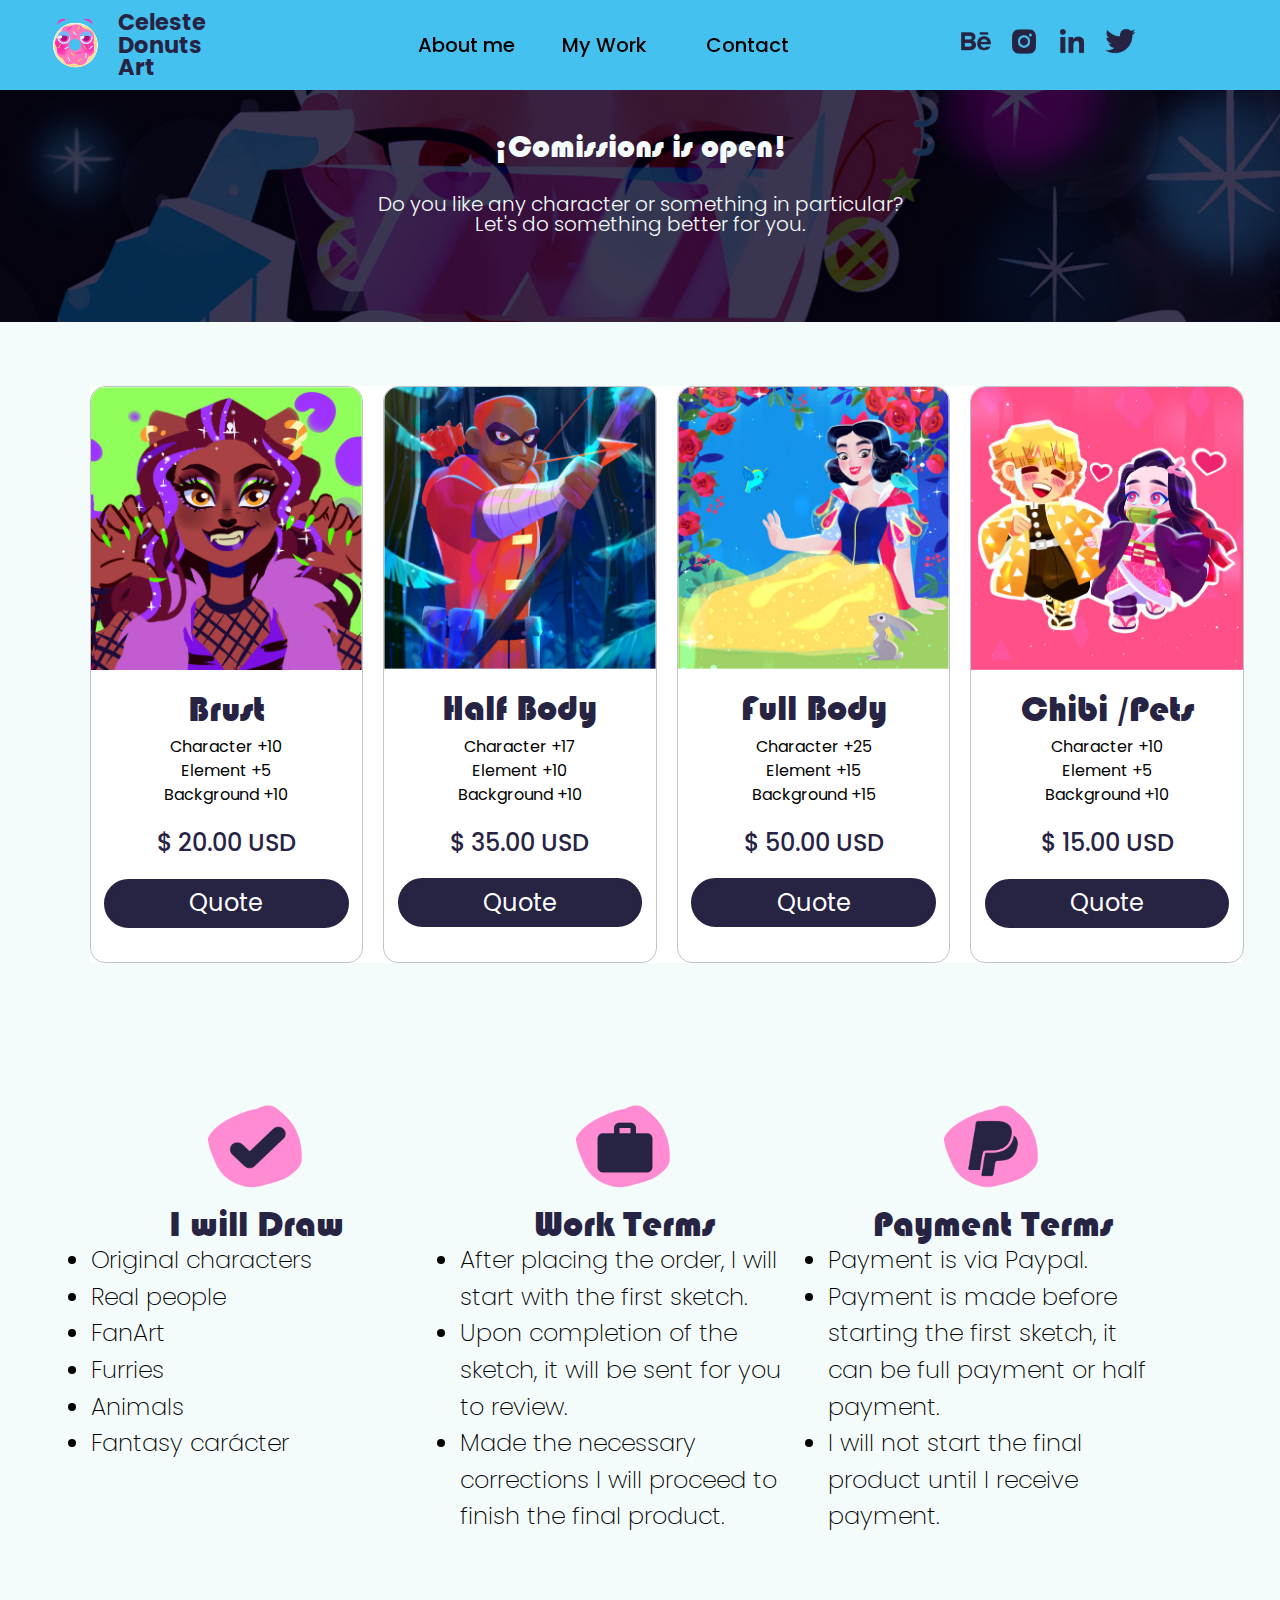
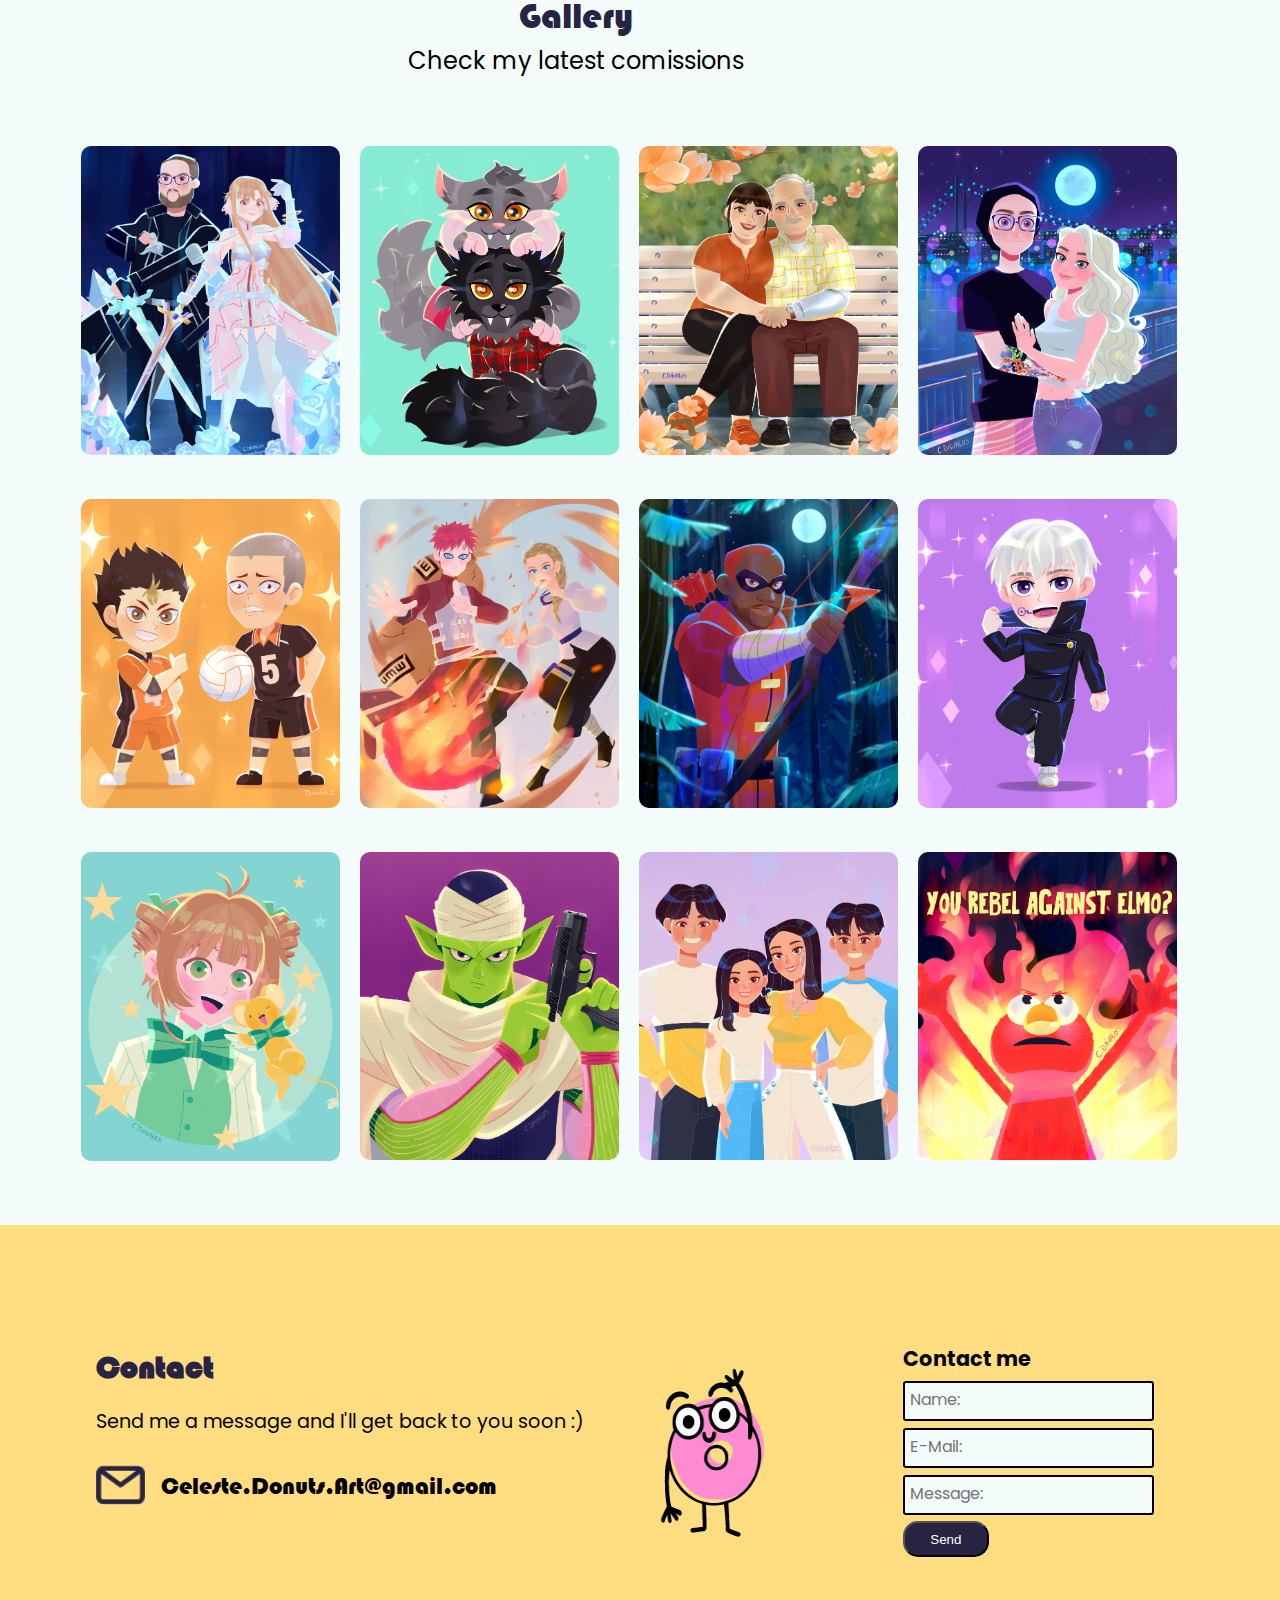
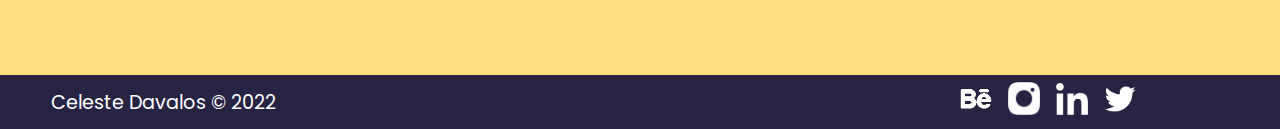
<file: comissions.html>
<!DOCTYPE html>
<html lang="en">
  <head>
    <meta charset="UTF-8" />
    <meta http-equiv="X-UA-Compatible" content="IE=edge" />
    <meta name="viewport" content="width=device-width, initial-scale=1.0" />
    <link rel="shortcut icon" href="./img/Icono.ico" type="image/x-icon" />
    <title>Donuts Art</title>
    <link rel="stylesheet" href="comissions.css" />
    <link rel="stylesheet" href="style2.css" />
    <link rel="preconnect" href="https://fonts.googleapis.com" />
    <link rel="preconnect" href="https://fonts.gstatic.com" crossorigin />
    <link
      href="https://fonts.googleapis.com/css2?family=Poppins:ital,wght@0,200;0,300;0,400;0,500;1,100&display=swap"
      rel="stylesheet"
    />
    <style type="text/css" media="screen, print">
      @font-face {
        font-family: "Bauhaus 93";
        src: url("font/BAUHS93.ttf");
      }
    </style>
  </head>
  <body>
    <header id="header" class="nav">
      <a href="./index.html">
        <div class="header__logo">
            <div class="header__logo__container">
                <img  class="header__logo--img iconDonut" src="./img/Icono.png" id="logo">
                <img  class="header__logo--imgGIF iconDonutGif" src="./img/icon-home-gif.gif" id="logoGif">
            </div>
            <h1 class="header__logo--text">Celeste <br>Donuts Art</h1>
    
    </div>
      </a>
      <nav>
        <a href="./index.html#about" class="link__color">About me</a>
        <a href="./index.html#work" class="link__color">My Work</a>
        <a href="./index.html#contact" class="link__color">Contact</a>
      </nav>
      <div class="social">
        <a href="">
          <img src="img/Img-Behance.png" />
        </a>
        <a href="">
          <img src="img/Img-Instagram.png" />
        </a>
        <a href="">
          <img src="img/Img-LinkedIn.png" />
        </a>
        <a href="">
          <img src="img/Img-Twitter.png" />
        </a>
      </div>
    </header>
    <section>
      <div class="comissionCover">
        <p class="headTxt1">¡Comissions is open!</p>
        <p class="headTxt2">
          Do you like any character or something in particular? Let's do
          something better for you.
        </p>
      </div>
    </section>
    <section>
      <div class="containerGrilla">
        <div class="card">
          <img class="cardImg" src="./img/Bust.jpg" alt="" />
          <div class="cardTxt">
            <p class="comissTittle">Brust</p>
            <ul class="comissContent">
              <li>Character +10</li>
              <li>Element +5</li>
              <li>Background +10</li>
            </ul>
            <p class="comissPrice">$ 20.00 USD</p>
            <button class="btnQuote btnQuoteTxt">Quote</button>
          </div>
        </div>
        <div class="card">
          <img class="cardImg" src="./img/Half body.jpg" alt="" />
          <div class="cardTxt">
            <p class="comissTittle">Half Body</p>
            <ul class="comissContent">
              <li>Character +17</li>
              <li>Element +10</li>
              <li>Background +10</li>
            </ul>
            <p class="comissPrice">$ 35.00 USD</p>
            <button class="btnQuote btnQuoteTxt">Quote</button>
          </div>
        </div>
        <div class="card">
          <img class="cardImg" src="./img/Full body.jpg" alt="" />
          <div class="cardTxt">
            <p class="comissTittle">Full Body</p>
            <ul class="comissContent">
              <li>Character +25</li>
              <li>Element +15</li>
              <li>Background +15</li>
            </ul>
            <p class="comissPrice">$ 50.00 USD</p>
            <button class="btnQuote btnQuoteTxt">Quote</button>
          </div>
        </div>
        <div class="card">
          <img class="cardImg" src="./img/Chibi.jpg" alt="" />
          <div class="cardTxt">
            <p class="comissTittle">Chibi /Pets</p>
            <ul class="comissContent">
              <li>Character +10</li>
              <li>Element +5</li>
              <li>Background +10</li>
            </ul>
            <p class="comissPrice">$ 15.00 USD</p>
            <button class="btnQuote btnQuoteTxt">Quote</button>
          </div>
        </div>
      </div>
    </section>
    <section>
      <div class="noteComission">
        <div>
          <img src="./img/check.png" alt="" class="vector" />
          <p class="comissTittle">I will Draw</p>
          <ul class="comissContenText">
            <li>Original characters</li>
            <li>Real people</li>
            <li>FanArt</li>
            <li>Furries</li>
            <li>Animals</li>
            <li>Fantasy carácter</li>
          </ul>
        </div>
        <div>
          <img src="./img/maleta.png" alt="" class="vector" />
          <p class="comissTittle">Work Terms</p>
          <ul class="comissContenText">
            <li>
              After placing the order, I will start with the first sketch.
            </li>
            <li>
              Upon completion of the sketch, it will be sent for you to review.
            </li>
            <li>
              Made the necessary corrections I will proceed to finish the final
              product.
            </li>
          </ul>
        </div>
        <div>
          <img src="./img/paypal.png" alt="" class="vector" />
          <p class="comissTittle">Payment Terms</p>
          <ul class="comissContenText">
            <li>Payment is via Paypal.</li>
            <li>
              Payment is made before starting the first sketch, it can be full
              payment or half payment.
            </li>
            <li>I will not start the final product until I receive payment.</li>
          </ul>
        </div>
      </div>
    </section>
    <section>
      <div class="comissGallery">
        <div class="comissGalleryCont">
          <p class="comissTittle">Gallery</p>
          <p class="comissContentTextGallery">Check my latest comissions</p>
        </div>
        <div class="comissGalleryGrilla">
          <div class="cardComission">
            <a href="" class="openModalComission">
              <img
                class="cardComissionImg"
                src="./img/galeryComissions/1.jpg"
                alt=""
                srcset=""
              />
            </a>
          </div>
          <div class="cardComission">
            <a href="" class="openModalComission">
              <img
                class="cardComissionImg"
                src="./img/galeryComissions/2.jpg"
                alt=""
                srcset=""
              />
            </a>
          </div>
          <div class="cardComission">
            <a href="" class="openModalComission">
              <img
                class="cardComissionImg"
                src="./img/galeryComissions/3.jpg"
                alt=""
                srcset=""
              />
            </a>
          </div>
          <div class="cardComission">
            <a href="" class="openModalComission">
              <img
                class="cardComissionImg"
                src="./img/galeryComissions/4.jpg"
                alt=""
                srcset=""
              />
            </a>
          </div>
          <div class="cardComission">
            <a href="" class="openModalComission">
              <img
                class="cardComissionImg"
                src="./img/galeryComissions/5.jpg"
                alt=""
                srcset=""
              />
            </a>
          </div>
          <div class="cardComission">
            <a href="" class="openModalComission">
              <img
                class="cardComissionImg"
                src="./img/galeryComissions/6.jpg"
                alt=""
                srcset=""
              />
            </a>
          </div>
          <div class="cardComission">
            <a href="" class="openModalComission">
              <img
                class="cardComissionImg"
                src="./img/galeryComissions/7.jpg"
                alt=""
                srcset=""
              />
            </a>
          </div>
          <div class="cardComission">
            <a href="" class="openModalComission">
              <img
                class="cardComissionImg"
                src="./img/galeryComissions/8.jpg"
                alt=""
                srcset=""
              />
            </a>
          </div>
          <div class="cardComission">
            <a href="" class="openModalComission">
              <img
                class="cardComissionImg"
                src="./img/galeryComissions/9.jpg"
                alt=""
                srcset=""
              />
            </a>
          </div>
          <div class="cardComission">
            <a href="" class="openModalComission">
              <img
                class="cardComissionImg"
                src="./img/galeryComissions/10.jpg"
                alt=""
                srcset=""
              />
            </a>
          </div>
          <div class="cardComission">
            <a href="" class="openModalComission">
              <img
                class="cardComissionImg"
                src="./img/galeryComissions/11.jpg"
                alt=""
                srcset=""
              />
            </a>
          </div>
          <div class="cardComission">
            <a href="" class="openModalComission">
              <img
                class="cardComissionImg"
                src="./img/galeryComissions/12.jpg"
                alt=""
                srcset=""
              />
            </a>
          </div>
        </div>
      </div>
    </section>
    <section class="footerComissions">
        <div class="com__form">
            <div class="com__form--contact">
                <h2>Contact</h2>
                <p>Send me a message and I'll get back to you soon :) </p>
                <div class="com__form--contact--mail">
                    <img  src="img/mail.png">
                    <h3>Celeste.Donuts.Art@gmail.com</h3>
                </div>             
            </div>
           
                <img class="img__footer" src="img/footer-animate.gif">
     
            <div>   
                <form action="mailto:Celeste.Donuts.Art@gmail.com">          
                    <div class="form__items">
                            <h3>Contact me</h3>
                            <INPUT class ="form--border "type="text" id="nombre" placeholder="Name:"><BR>                 
                            <INPUT  class ="form--border " type="text" id="email" placeholder="E-Mail:"><BR>               
                            <INPUT  class ="form--border " type="text" id="message" placeholder="Message:" class="input--mes"><BR>
                    <INPUT type="submit" value="Send" class="form--send"> 
                    </div>
                </form>
            </div>
        </div>
    </section>
<footer>
    <h3>Celeste Davalos © 2022 </h3>
    <div class="social__footer">
        <a href="https://www.behance.net/rociocelestedavalos" target="_blank">
            <img  src="img/Img-Behance-white.png">
        </a> 
        <a href="https://www.instagram.com/celeste_donuts_art/" target="_blank">
            <img  src="img/Img-Instagram-white.png">
        </a> 
        <a href="">
            <img  src="img/Img-LinkedIn-white.png" target="_blank">
        </a> 
        <a href="https://twitter.com/CelesteDonutArt" target="_blank">
            <img src="img/Img-Twitter-white.png">
        </a> 
    </div>
</footer>
<section class="modalComission">
    <!-- <div class="modal__container">
      
        <img src="./img/galeryComissions/1.jpg" class="modal__Image" alt="" srcset="" />
      
      <a href="" class="modal__close">X</a>
    </div> -->
</section>

    <script src="./comission.js"></script>
    <script src="./main.js"></script>
  </body>
</html>
</file>
<file: comissions.css>
* {
  margin: 0;
  padding: 0;
}


  body {
    display: flex;
    flex-direction: column;
    background-color: #f3fbfb;
    width: 100%;
  }

  .iconDonut{
    display: none;
  }

  .iconDonutGif{
    display: flex !important;
  }

  nav {
    position: sticky;
    top: 0;
    z-index: 1;
  }

  .navBarWhite {
    background-color: #ffffff !important;
    box-shadow: 0px 5px #00000017;
  }

  .comissionCover {
    display: flex;
    flex-direction: column;
    justify-content: center;
    align-items: center;
    padding: 0px;

    width: 100%;
    height: 232px;

    background: 50% 35% repeat url("img/Banner\ comisiones.jpg");
  }

  .headTxt1 {
    display: flex;
    justify-content: center;
    width: 51.875rem;
    height: 4rem;

    font-family: "Bauhaus 93";
    font-style: normal;
    font-weight: 400;
    font-size: 2em;
    line-height: 1em;
    text-align: center;

    color: #F3FBFB;
  }

  .headTxt2 {
    display: flex;
    justify-content: center;
    width: 32.875rem;
    height: 5.5625rem;

    font-family: "Poppins";
    font-style: normal;
    font-weight: 300;
    font-size: 1.25em;
    line-height: 1em;
    text-align: center;

    color: #F3FBFB;
  }

  .containerGrilla {
    display: grid;
    grid-template-columns: repeat(4, 23.75%);
    grid-template-rows: auto;
    column-gap: 1.25rem;
    width: 90%;
    height: auto;
    margin: 5% 7%;
    background: #ffffff;
  }

  .card {
    box-sizing: border-box;
    display: flex;
    flex-direction: column;
    padding: 0px 0px 25px;
    gap: 12px;
    width: 100%;
    height: auto;
    background: #ffffff;
    border: 1px solid #c0c3c5;
    border-radius: 15px;
  }

  .cardImg {
    width: 100%;
    height: auto;
    object-fit: fill;
    border-radius: 15px 15px 0px 0px;
  }

  .cardTxt {
    display: flex;
    flex-direction: column;
    justify-content: space-evenly;
    align-items: center;
    height: 255px;
    background: #ffffff;
  }

  .comissTittle {
    font-family: "Bauhaus 93";
    font-style: normal;
    font-weight: 400;
    font-size: 2.25em;
    line-height: 1em;
    text-align: center;
    color: #272343;
  }

  .comissContentTextGallery {
    font-family: "Poppins";
    font-style: normal;
    font-weight: 400;
    font-size: 1.5em;
    line-height: 2.25em;
    text-align: center;

    color: #000000;
  }

  .comissContent {
    display: flex;
    flex-direction: column;
    justify-content: center;
    width: 267px;
    height: 72px;
    font-family: "Poppins";
    font-style: normal;
    font-weight: 400;
    font-size: 1em;
    line-height: 1.5em;
    text-align: center;

    color: #000000;
  }

  .comissContent li {
    list-style: none;
  }

  .comissPrice {
    font-family: "Poppins";
    font-style: normal;
    font-weight: 500;
    font-size: 1.5em;
    line-height: 2.25em;
    text-align: center;
    color: #272343;
  }

  .btnQuote {
    box-sizing: border-box;
    display: flex;
    flex-direction: column;
    justify-content: center;
    align-items: center;
    padding: 10px;
    gap: 10px;
    width: 90%;
    height: 49px;
    text-align: center;
    background: #272343;
    border: 3px solid #272343;
    border-radius: 50px;
  }

  .btnQuoteTxt{
    font-family: "Poppins";
    font-style: normal;
    font-weight: 400;
    font-size: 1.5em;
    line-height: 2.25em;
    color: #ffffff;
  }

  .btnQuote:hover {
    background-color: #151325;
  }

  .noteComission {
    display: grid;
    grid-template-columns: repeat(3, 32%);
    flex-direction: row;
    justify-content: center;
    gap: 20px;
    position: static;
    width: 85%;
    margin: 5% 7%;
    top: 149.14463452566096vh;
    left: 119px;
    background: #f3fbfb;
  }

  .noteComission div{
    display: flex;
    flex-direction: column;
    justify-content: space-between;
    width: 95%;
    height: auto;
  }

  .vector {
    display: flex;
    justify-self: center;
    align-self: center;
    width: 7.481875rem;
    height: 7.20875rem;
  }

  .comissContenText {
    font-family: "Poppins";
    font-style: normal;
    font-weight: 200;
    font-size: 1.5em;
    line-height: 1.525em;
    list-style: initial;
    color: #000000;
    height: 292px;
  }

  .comissTittleDraw {
    width: 263px;
    height: 66px;
  }

  .comissTittleWork {
    width: 263px;
    height: 66px;
  }

  .comissTittlePayment {
    width: 383px;
    height: 66px;
  }

/*-----------------------------------------------------------------------------------------------------*/

  .comissGallery {
    position: static;
    width: 90%;
    top: 254.89891135303267vh;
    left: 119px;
    display: flex;
    flex-direction: column;
  }

  .comissGalleryCont {
    display: flex;
    flex-direction: column;
    justify-content: center;
    align-items: center;
    margin: auto;
  }

  .comissGalleryGrilla {
    display: grid;
    grid-template-columns: repeat(4, 25%);
    grid-template-rows: repeat(3, auto);
    gap: 1.25rem;
    row-gap: 2.3125rem;

    justify-items: center;
    align-items: center;
 
    width: 90%; 
    margin: 5% 7%;
  }

  .cardComission {
    justify-content: center;
    align-items: center;    
    width: 100%;
    height: auto;
    border-radius: 10px;
  }

  .cardComissionImg{
    width: 100%;
    height: auto;
    border-radius: 10px;
    object-fit: cover;
  }

  .cardComissionImg:hover{
    transform: scale(1.03);
  }

/*----------------------------------------------------------------------------------------------------------------------------*/
  
.footerComissions{
  width: 100%;
}

.footerComissionsBar{
    width: 100%;
}
  .modal__Image{
    width: 90%;
    height: 100%;
    padding: auto;
    border-radius: 6px;
    margin: 0 0.5rem 1rem 1rem;
  }

  .modalComission {
    display: flex;
    position: fixed;
    top: 0;
    left: 0;
    right: 0;
    bottom: 0;
    opacity: 0;
    pointer-events: none;
    background-color: #000000bd;
    width: 100%;
  }

  .modal--show {
    opacity: 1;
    pointer-events: unset;
    transition: opacity 0.6s;
  }

  .modal__container {
    display: flex;
    justify-content: center;
    height: 80%;
    max-width: 500px;
    max-height: 550px;
    border-radius: 6px;
    padding: 1em;
    background-color: #ffffff;
    margin-left: 398px;
    margin-top: 80px;
  }

  .modal__close{
    background-color: #ffffff;
    border: none;
    align-self: start;
    font-weight: 600;
    font-size: 1.5em;
  }


  /*-----------------------------------------------------Responsive---------------------------------------*/

@media (max-width: 668px) {
    
  .menuResponsive--button{
      display: block;
      width: 10vw;
      margin-left: 2vw;
  }    

  .menu__responisve{
      display: none;
      opacity: .96;
      top: 9vh;
      right: 0vw;
      border-bottom-left-radius: 30px ;
      position: fixed;
      background-color: white;
      
      flex-direction: column;
      padding: 12vw;
      font-size: 1.4rem;
      align-content: space-between;
      justify-content: space-around;
  }

  #loading img{
      margin-left: 25vw;
      margin-top: 30vh;
      width: 50%;
      height: 40%;
  }
}
</file>
<file: style2.css>
* {
    margin: 0;
    padding: 0;
}

#loading {
    display: flex;
    justify-content: center;
    align-items: center;
    z-index: 100;
  }


#loading img{
    margin-left: 40vw;
    margin-top: 30vh;
    width: 20%;
    height: 30%;
}

body {
    background-color: #F3FBFB;
}

a{
    text-decoration: none;
    color: black;
    font-family: 'poppins';
    font-size: 1em;
    font-weight: 500;
    
}

.menuResponsive--button{
  display: none;
}    

.menu__responisve{
    display: none;
}

/*-------Header-----------------------------------*/


header {
    display: flex;
    flex-direction: row;
    background-color: #45C1F0;
    justify-content: space-between;
    align-items: center;
    height: 10vh;
    position: sticky;
    top: 0; 
    z-index: 1000;
}

.header__logo{
    margin-left: 20%;
    display: flex;
    align-items: center;

}

.header__logo__container{
    display: flex;
    align-items: center;
    justify-content: center;
    width: 5.3vw;
}

.header__logo--img{
    
    max-width:100%;
    max-height:100%;
}

.header__logo--imgGIF{
    display: none;
    max-height:100%;
    max-width:120%;
    object-fit: contain;
}

.header__logo--text{
    margin-left: 1rem;   
    width: 10rem;
    font-family: 'poppins';
    font-size: 2.5vh;
    text-justify: center;
    color: #272343;
    line-height: 1.4rem;
}

nav{
   
    display: flex;
    flex-direction: row;
    flex-wrap: nowrap;
    font-family: 'poppins';
    font-size: 2.2vh;    
    font-weight: 500;
}

nav a{
    margin-left: 2rem;
    width: 7rem;

}

.social{
    margin-right: 10%;
    /*width: 2rem;*/
    display: flex;
    justify-content: space-around;
}

.social img{
    width: 2rem;
    margin-right: 1rem;
}

/*------------------Main---------------------------*/

.main{
   
    background-image: url("img/Home\ fondo\ chispas.png");
   
    height: 90vh;
    width: 100%;
    display: flex;
    flex-direction: row;
    justify-content: flex-end;
}

.container__text{
    display: flex;
    
    flex-direction: column;
    justify-content: center;
    margin-bottom: 7%;
}

.container__text--center{
    transform: translatex(-75%);
    background-color: #45C1F0;
    color: #272343;
    opacity: 0.95;
    line-height: 4rem;
}

.container__text--center h2{

    margin-bottom: 2rem;
    font-family: 'Bauhaus 93';
    text-align: center;
    font-size:  4rem;
}

.container__text--center h3{
    margin-bottom: 10%;
    text-align: center;
    font-family: "Poppins";
    font-size:  1.2rem;
    line-height: 1.8rem;
}

.container__text--center button {
    border: 1px solid #272343;
    border-radius: 30px;
    font-family:"Poppins";
    background-color: transparent;
}

.container__text--center button  p{
    padding: 1rem;
    width: 14rem;
    font-size: 1rem;
    text-align: center;
}

.container__img{
    display: flex;
    align-items: flex-end;
}

.main--img{
    width: 50vw;   
}

/*------------------About me---------------------------*/

.about{
    height: 90vh;  
    display: flex;
    flex-direction: column;
    margin-top: 10vh;
}

.about__content{
    height: 55%;
    display: flex;
    align-items: center;
    justify-content: space-evenly;
}

.about__content img{
    width: 30vw;
    border-radius: 33px;
}


.about__content--text{
    display: flex;
    flex-direction: column;
    align-items: center;
    justify-content: center;
    width: 20%;
}

.about__content__text--description{
    display: flex;
    align-items: center;
    justify-content: center;
    font-size: 2vh; 
}

.about__content--text h2{
    font-family: 'Bauhaus 93';
    font-size: 2em;
    margin-bottom: 2rem;
    color: #272343;
}

.about__content--text p {
    font-family: "Poppins";
    font-weight: bold;
}

.about__content--carr{
    background-color: #FF8BD2;
   
}

.swiper {
    width: 40vw;
    height: 40vh;
  }




  .swiper-slide {
    text-align: center;
    font-size: 18px;
    background: #fff;

    /* Center slide text vertically */
    display: -webkit-box;
    display: -ms-flexbox;
    display: -webkit-flex;
    display: flex;
    -webkit-box-pack: center;
    -ms-flex-pack: center;
    -webkit-justify-content: center;
    justify-content: center;
    -webkit-box-align: center;
    -ms-flex-align: center;
    -webkit-align-items: center;
    align-items: center;
  }

  .swiper-slide img {
    display: block;
    width: 100%;
    height: 100%;
    object-fit: cover;
  }

.containers{
    display: flex;
    flex-direction: row;
    justify-content: center;

}

.containerSkills{
    margin: 1rem;
    width: 25%;
    padding: .2rem;

    height: 40vh;
    border-radius: 20px;
    display: flex;
    flex-direction: column;
    align-items: center;  
}

.container--pink{
    background-color: #FF8BD2;
}

.container--yellow{
    background-color: #FFDD80;
}

.container--blue{
    background-color: #45C1F0;
}


.containerSkills h3{
    font-family: 'Bauhaus 93';
    font-size: 2em;
    color: #272343;
}
.containerSkills p{
    font-family: "Poppins";
    font-size: 2vh;
    font-weight: 400;
    padding:  0 1rem 1rem 1rem;    
}

.containerSkills img{
    width: 50%;
}

/*------------------My work---------------------------*/

.work{
    height: max-content;  
    display: flex;
    flex-direction: column;
    margin-top: 10vh;
    background-color: #F3FBFB;
}

.work__header{
    position: sticky;
    z-index: 1;
    top: -4vh;
    height: 25vh;
    display: flex;
    flex-direction: column;
    background-color:  #F3FBFB;
    justify-content: center;
    align-items: center;
}

.work__header h2{
    text-align: center;
    font-size: 2rem;
    font-family: 'Bauhaus 93';
    margin-top: 3rem;
    color: #272343;
}

.work__header p{
    font-family: "Poppins";
  
    font-size: 1.2rem;
}

.work__header button{
    font-family: "Poppins";  
    width: 12rem;
    font-size: 1.2rem;
    border: 1px solid #272343;
    background-color: transparent;
    border-radius: 50px;
    margin-left: 2rem;
    margin-top: 2rem;
    margin-bottom: 2rem;
    padding: .5rem;
}

.work__projects{
    margin-left: 10%;
    width: 80vw;
    display: grid;
    grid-template-columns: repeat(4, 1fr);
    grid-gap: 10px;   
   /* overflow-y: scroll;*/
    margin-top: 3%;
}

.project--item{
    margin: 2%;
    display: flex;
    flex-direction: column;
    width: 10vw;
    font-family: "Poppins";
    text-align: center;
    font-weight: 400;
}

.project--item input{
    border-radius: 10px;
    width: 17vw;
    height: min-content;
}

.project--item__p{
    width: 17vw;
  text-align: center;
}


.zoom{
    transition: 0.2s ease;
     -moz-transition: 0.2s ease; /* Firefox */
     -webkit-transition: 0.2s ease; /* Chrome - Safari */
     -o-transition: 0.2s ease; /* Opera */
}
.zoom:hover{
    transform : scale(1.03);
    -moz-transform : scale(1.03); /* Firefox */
    -webkit-transform : scale(1.03); /* Chrome - Safari */
    -o-transform : scale(1.03); /* Opera */
    -ms-transform : scale(1.03); /* IE9 */
}


/*------------------Comissions---------------------------*/

.comissions{
    height: 90vh;  
    display: flex;
    flex-direction: column;
    margin-top: 5vh;
}

.com__parallax{
    position: absolute; 
    overflow: hidden;
    width: 100%;
   
    z-index: -1;
  
}

.com__parallax img{
    margin-top: 39%;
    width: 100%;
}

.com__open{
    background:  fixed repeat url("img/Banner\ comisiones.jpg");
    background-position:  center;
    color: #F3FBFB;
    height: 40vh;
    display: flex;
    margin-top: 4vh;
    flex-direction: column;
    align-items: center;
    justify-content: center;
}

.com__open h2{
    
    font-family: "Bauhaus 93";
    font-style: normal;
    font-weight: 400;
    font-size: 2em;
    line-height: 1em;
    text-align: center;
    margin-bottom: 25px;
}

.com__open p{
    font-family: "Poppins";
    font-style: normal;
    font-weight: 300;
    font-size: 1.25em;
    line-height: 1em;
    text-align: center;
    width: 40%;
}

.com__open button{
    font-family: "Poppins";
    width: 15rem;
    font-size: 1.2rem;
    border: 1px solid white;
    color: white;
    background-color: transparent;
    border-radius: 10px;
    margin-left: 2rem;
    margin-top: 2rem;
    padding: .5rem;
}

.com__open button a{
    color: white;
}

.com__form {
    background-color: #FFDD80;
    display: flex;
    justify-content: space-around;
    align-items: center;
    height: 50vh;
}

.com__form--contact{
    margin-top: -4%;
    margin-left: 5%;
}

.com__form--contact h2{
    font-size: 2rem;
    font-family: 'Bauhaus 93';
    color: #272343;
}

.com__form--contact p{
    font-family: "Poppins";
    font-size: 1.2rem;
    margin-top: 1rem;
}

.com__form--contact h3{
    margin-top: 1rem;
    font-family: 'Bauhaus 93';
    font-size: 1.5rem;
    font-weight: 500;
}

.com__form--contact--mail{
    margin-top: 1rem;
    display: flex;
}

.com__form--contact--mail img{
    margin-top: .8rem;
    margin-right: 1rem;
    width: 10%;
    height: 10%;
}

.img__footer{
    width: 12%;
    height: 40%;
}


form {
    display: flex;
    flex-direction: column;
    justify-content: center;  
    width: 30vw;
    height: 50vh;
}

form h3 {
    font-size: 1.3rem;
    font-family: 'poppins';
}

.form__items{
    margin-left: 10%;
   
}

.form--border{
    border: 2px solid;
}

.form--send{

    box-sizing: border-box;
    background: #272343;
    border-radius: 15px;
    color: white;
    width: 25%;
    padding-right: 5px;
}

input::placeholder {
    font-size: 1.2em;
    font-family: "poppins";
  }

  input{
      margin-top: 2%;
      width: 70%;
      height: 4vh;  
      /* border: 1px solid ; */
    border-radius: 3px;
    padding-left: 5px;
    background-color: #F3FBFB;
  }

  .input--mes{
    margin-top: 2%;
    width: 70%;
    height: 10vh;  
}



/*------------------Footer---------------------------*/

footer {
    display: flex;
    flex-direction: row;
    background-color: #272343;
    justify-content: space-between;
    align-items: center;
    height: 6vh;
}

footer h3 {
    font-family: "poppins";
    font-size: larger;
    font-weight: 400;
    color: #fff;
    margin-left: 4%;
}

.social__footer{
    margin-right: 10%;
    display: flex;
    justify-content: space-around;
    align-items: center;
}


.social__footer img{
    width: 2rem;
    margin-right: 1rem;
}

/*------------ Modal (background)---------- */
.modal {
    display: flex; /* Hidden by default */
    justify-content: center;
    align-items: center;
    position: fixed; /* Stay in place */
    z-index: 1; /* Sit on top */
    left: 0;
    top: 0;
    width: 100%; /* Full width */
    height: 100%; /* Full height */
    overflow: hidden; /* Enable scroll if needed */
    opacity: 0;
    background-color: #000000bd;
    overflow-y:hidden;
  }
  
  /* Modal Content/Box */
  .modal-content {
    background-color: #fefefe;
    margin: 8% auto; /* 15% from the top and centered */
    margin-bottom: 8%;
    border-radius: 20px;
    border: 1px solid #888;
    width: 60%; /* Could be more or less, depending on screen size */
  }
  
  .modal--show {
    opacity: 1;
    transition: opacity 0.6s;
  }

  /* The Close Button */
  .close {
    color: #aaa;
    float: right;
    font-size: 28px;
    font-weight: bold;
  }

  .close img{
      margin-top: 1rem;
      width: 50%;
  }
  
  .close:hover,
  .close:focus {
    color: black;
    text-decoration: none;
    cursor: pointer;
  }


  /*------------ Modal Styles---------- */

  .project--item__modal{ 
    display: flex;
    justify-content: center;
    align-items: center;
    padding: 2%
  }

    .mySwiperModal{
        width: 100%;
        height: 100%;
    }

   #img__Carr{
       height: 100%;
       width: 100%;
   } 

   .swiper-slide video {
    width: 30vw;
   }

  .project--item__modal--text{
    display: flex;
    flex-direction: column;
    justify-content: space-between;
    width: 30vw;
    margin-left: 2rem;
  }
  
  .project--item__modal--text h3{
    margin-top: 1rem;  
    font-family: "Poppins";
    font-weight: 1000;
  }
  .project--item__modal--text p{
    font-family: "Poppins";
    font-weight: 200;
  }

.project--item__modal--textDesc{
    margin-top: 1rem; 
    width: 20vw;
    word-wrap: break-word;
    font-family: "Poppins";
    font-weight: 500;    
}

.project--item__modal--text button {
    font-family: "Poppins";
    width: 10rem;
    font-size: 1rem;
    border: 1.5px solid #272343;
    background-color: transparent;
    border-radius: 50px;
    margin-left: 2rem;
    margin-top: 2rem;
    padding: .5rem;
    margin-bottom: 1rem;
}

  
  .tools--img img{
    width: 3vw;
    height: min-content;
  }

  .swiper-button-next {
    background-image: url("img/button_right.png") !important;
    background-repeat: no-repeat;
    background-size: 100% auto;
    background-position: center;
  }


  .swiper-button-prev {
    background-image: url("img/Button_left.png") !important;
    background-repeat: no-repeat;
    background-size: 100% auto;
    background-position: center;
  }


  .swiper-button-next::after {
    display: none;
  }

  .swiper-button-prev::after {
    display: none;
  }

  .link__modal{
      text-decoration: underline;
  }


/*-----------------------------------------------------Responsive---------------------------------------*/

@media (max-width: 668px) {
    
    .menuResponsive--button{
        display: block;
        width: 10vw;
        margin-left: 2vw;
    }    

    .menu__responisve{
        display: none;
        opacity: .96;
        top: 9vh;
        right: 0vw;
        border-bottom-left-radius: 30px ;
        position: fixed;
        background-color: white;
        
        flex-direction: column;
        padding: 12vw;
        font-size: 1.4rem;
        align-content: space-between;
        justify-content: space-around;
    }

    #loading img{
        margin-left: 25vw;
        margin-top: 30vh;
        width: 50%;
        height: 40%;
    }

    /*-------Header-----------------------------------*/

    
            header {
                display: flex;
                flex-direction: row;
                background-color: #45C1F0;
                justify-content: space-evenly;
                align-items: center;
                width: 100vw;
                height: 10vh;
                position: sticky;
                top: 0; 
                z-index: 1000;
            }

            .header__logo{
                margin-left: 5%;
                display: flex;
                align-items: center;

            }

            .header__logo__container{
                display: flex;
                align-items: center;
                justify-content: center;
                width: 16vw;
            }

            .header__logo--img{
                
                max-width:100%;
                max-height:100%;
            }

            .header__logo--imgGIF{
                display: none;
                max-height:100%;
                max-width:120%;
                object-fit: contain;
            }

            .header__logo--text{
                margin-left: 1rem;   
                width: 10rem;
                font-family: 'poppins';
                font-size: 2.5vh;
                text-justify: center;
                color: #272343;
                line-height: 1.4rem;
            }

            nav{
            
                display: none;
            }

      


            .social img{
                display: none;
            }

 


/*------------------Main Responsive---------------------------*/



    .main{
    
        background-image: url("img/Home\ fondo\ chispas.png");
    
        height: 90vh;
        width: 100vw;
        display: flex;
        flex-direction: column;
        align-items: center;
        justify-content: center;
        overflow: hidden;
    }

    .container__text{
        margin-top: 10vh;
        display: flex;
        
        flex-direction: row;
        justify-content: center;
        align-items: center;
    }

    .container__text--center{
        z-index: 100;
        background-color: #45C1F0;
        color: #272343;
        opacity: 0.95;
        line-height: 4rem;
        transform: translatex(0%);
    }

    .container__text--center h2{

        margin-bottom: 1rem;
        font-family: 'Bauhaus 93';
        line-height: 2.1rem;
        font-size:  2.2rem;
    }

    .container__text--center h3{

      
        font-family: "Poppins";
        font-size:  .7rem;
        line-height: 1.5rem;
    }

    .container__text--center button {
        border: 1px solid #272343;
        border-radius: 20px;
        font-family:"Poppins";
        background-color: transparent;
        height: 5vh;
        margin-left: 1rem;
    }

    .container__text--center button  p{
        padding: 0rem;
        width: 7rem;
        
        font-size: .8rem;
        text-align: center;
    }

    .container__img{
        display: flex;
        align-items: flex-end;
        justify-content: flex-end;
        height: max-content;
    }

    .main--img{
        
        width: 100vw;   
    }

    /*------------------About me Responsive---------------------------*/

        .about{
            height: 230vh;  
            width: 100vw;
            display: flex;
            flex-direction: column;
            margin-top: 10vh;
        }

        .about__content{

            height: 35%;
            width: 100vw;
            display: flex;
            flex-direction: column;
            align-items: center;
            justify-content: space-around;
        }

        .about__content img{
            width: 90vw;
            border-radius: 33px;
            margin-bottom: 2rem;
        }


        .about__content--text{
            display: flex;
            flex-direction: column;
            align-items: center;
            justify-content: center;
            font-size: 10vw;
            width: 90%;
            margin-bottom: 2rem;
        }

        .about__content__text--description{
            display: flex;
            align-items: center;
            justify-content: center;
      
            font-size: 2vh; 
        }

        .about__content--text h2{
            font-family: 'Bauhaus 93';
            font-size: 2rem;
            margin-bottom: 2rrem;
            color: #272343;
        }

        .about__content--text p {
            font-size: .7rem;
            font-family: "Poppins";
            font-weight: bold;
        }

        .about__content--carr{
            background-color: #FF8BD2;
        
        }


        .containers{
            display: flex;
            flex-direction: column;
            justify-content: center;

        }

        .containerSkills{
            margin: 1rem;
            width: 90%;
            padding: .2rem;

            height: 45vh;
            border-radius: 20px;
            display: flex;
            flex-direction: column;
            align-items: center;  
        }

        .container--pink{
            background-color: #FF8BD2;
        }

        .container--yellow{
            background-color: #FFDD80;
        }

        .container--blue{
            background-color: #45C1F0;
        }


        .containerSkills h3{
            font-family: 'Bauhaus 93';
            font-size: 1.5em;
            color: #272343;
        }
        .containerSkills p{
            font-family: "Poppins";
            font-size: 2vh;
            font-weight: 400;

            padding:  0 1rem 6rem 3rem;    
        }

        .containerSkills img{
            width: 50%;
        }

        /*------------------My work Responsive---------------------------*/

        .work{
            height: max-content;  
            display: flex;
            flex-direction: column;
        
    
            width: 100vw;
            margin-top: 4vh;
            background-color: #F3FBFB;
        }

        .work__header{
            position: sticky;
            z-index: 1;
            top: -6vh;
            height: 25vh;
            display: flex;
            flex-direction: column;
            background-color:  #F3FBFB;
            justify-content: center;
            align-items: center;
        }

        .work__header h2{
            text-align: center;
            font-size: 2rem;
            font-family: 'Bauhaus 93';
            margin-top: 3rem;
            color: #272343;
        }

        .work__header p{
            font-family: "Poppins";
        
            font-size: 1.2rem;
        }

        .work__header button{
            font-family: "Poppins";  
            height: 3rem;
            width: 4.5rem;
            font-size: .6rem;
            border: 1px solid #272343;
            background-color: transparent;
            border-radius: 50px;
            margin-left: .2rem;
            margin-top: .4rem;
            margin-bottom: .2rem;
            padding: .5rem;
        }
   
        .b--grid{
            display: flex;
            flex-direction: row;
        }

        .work__projects{
            margin-left:0%;
            width: 100%;
            display: grid;
            grid-template-columns: repeat(2, 1fr);
            justify-items: center;
            align-items: center;
            grid-gap: 2px;   
            font-size: .6rem;
            margin-top: 3%;
        
        }

        .project--item{
            margin: 2%;
            display: flex;
            flex-direction: column;
            width: 37vw;
            font-family: "Poppins";
            text-align: center;
            font-weight: 400;
        }

        .project--item input{
            border-radius: 10px;
            width: 37vw;
            height: min-content;
        }

        .project--item__p{
            width: 38vw;
         text-align: center;
        }

        /*------------------Comissions Responsive---------------------------*/

        .comissions{
            width: 100vw;
            height: 90vh;  
            display: flex;
            flex-direction: column;
            justify-content: space-around;
            margin-top: 5vh;
        }

        .com__parallax{
            position: absolute; 
            overflow: hidden;
            width: 100%;
        
            z-index: -1;
        
        }

        .com__parallax img{
            margin-top: 39%;
            width: 10vw;
        }

        .com__open{
            background:  fixed repeat url("img/Banner\ comisiones.jpg");
            background-position:center;
            color: #F3FBFB;
            height: 40vh;
            display: flex;
            margin-top: 4vh;
            flex-direction: column;
            align-items: center;
            justify-content: center;
        }

        .com__open h2{
            
            font-family: "Bauhaus 93";
            font-style: normal;
            font-weight: 400;
            font-size: 1.4rem;
            line-height: 1rem;
            text-align: center;
            margin-top: 1rem;
            margin-bottom: 25px;
        }

        .com__open p{
            font-family: "Poppins";
            font-style: normal;
            font-weight: 300;
            font-size: .8rem;
            line-height: 1em;
            text-align: center;
            width: 70%;
        }

        .com__open button{
            font-family: "Poppins";
            width: 15rem;
            font-size: .7rem;
            border: 1px solid white;
            color: white;
            background-color: transparent;
            border-radius: 10px;
            margin-left: .8rem;
            margin-top: 2rem;
            margin-bottom: 1rem;
            padding: .5rem;
        }

        .com__open button a{
            color: white;
        }

        .com__form {
            background-color: #FFDD80;
            display: flex;
            flex-direction: column;
            justify-content: space-around;
            align-items: center;
            height: 100vh;
        }

        .com__form--contact{
            font-size: .4rem;
            margin-top: 10%;
            margin-left: 5%;
        }

        .com__form--contact h2{
            font-size: 1.2rem;
            font-family: 'Bauhaus 93';
            color: #272343;
        }

        .com__form--contact p{
            font-family: "Poppins";
            font-size: .8rem;
            margin-top: 1rem;
        }

        .com__form--contact h3{
            margin-top: .7rem;
            font-family: 'Bauhaus 93';
            font-size: 1.5rem;
            font-weight: 500;
        }

        .com__form--contact--mail{
            margin-top: .8rem;
            margin-bottom: .3rem;     
            display: flex;
        }

        .com__form--contact--mail h3{
            font-size: 1rem;
        }
        .com__form--contact--mail img{
            margin-top: .6rem;
            margin-right: 1rem;
            width: 8%;
            height: 8%;
        }

        .img__footer{
            width: 42%;
            height: 40%;
        }


        form {
            display: flex;
            flex-direction: column;
            justify-content: center;  
            width: 90vw;
            height: 30vh;
        }

        form h3 {
            font-size: 1rem;
            font-family: 'poppins';
        }

        .form__items{
            margin-left: 10%;
        
        }

        .form--border{
            border: 1px solid;
        }

        .form--send{

            box-sizing: border-box;
            background: #272343;
            border-radius: 15px;
            color: white;
            width: 25%;
            padding-right: 5px;
        }

        input::placeholder {
            font-size: 1.2rem;
            font-family: "poppins";
        }

        input{
            margin-top: 2%;
            width: 70%;
            height: 4vh;  
            /* border: 1px solid ; */
            border-radius: 3px;
            padding-left: 5px;
            background-color: #F3FBFB;
        }

        .input--mes{
            margin-top: 2%;
            width: 70%;
            height: 10vh;  
        }


        /*------------------Footer Responsive---------------------------*/


        footer {
            display: flex;
            flex-direction: column;
            background-color: #272343;
            justify-content: space-between;
            align-items: center;
            width: 100vw;
            height: 17vh;
        }

        footer h3 {
            font-family: "poppins";
            font-size: 1.4rem;
            font-weight: 400;
            color: #fff;
            margin-top: 10%;
            margin-left: 0%;
        }

        .social__footer{
            margin: .2rem;
            margin-right: 0%;
            width: 100vw;
            display: flex;
            justify-content: space-around;
            align-items: center;
        }


        .social__footer img{
            width: 2rem;
            margin-right: 1rem;
        }


        /*------------ Modal Styles Responsive---------- */

        .project--item__modal{ 
            display: flex;
            flex-direction: column;
            justify-content: center;
            align-items: center;
            padding: 2%
        }

            .mySwiperModal{
                width: 80%;
                height: 80%;
            }

        #img__Carr{
            height: 100%;
            width: 100%;
        } 

        .swiper-slide video {
            width: 60vw;
        }

        .project--item__modal--text{
            display: flex;
            flex-direction: column;
            justify-content: space-between;
            width: max-content;
            font-size: .2rem;
            margin-left: 2rem;
        }
        
        .project--item__modal--text h3{
            margin-top: .6rem;  
            font-family: "Poppins";
            font-weight: 1000;
            font-size: .6rem;
        }
        .project--item__modal--text p{
            font-family: "Poppins";
            font-weight: 200;
            margin-left: .3rem;
            font-size: .5rem;
        }

        .project--item__modal--textDesc{
            margin-top: 1rem; 
            width: 80vw;
            word-wrap: break-word;
            font-family: "Poppins";
            font-weight: 500;   
            font-size: .5rem; 
        }

        .project--item__modal--text button {
            font-family: "Poppins";
            width: 7rem;
            font-size: .5rem;
            border: 1.5px solid #272343;
            background-color: transparent;
            border-radius: 50px;
            margin-left: 4rem;
            margin-top: 1rem;
            padding: .5rem;
            margin-bottom: .2rem;
        }

        
        .tools--img img{
            width: 7vw;
            height: min-content;
        }

        .swiper-button-next {
            background-image: url("img/button_right.png") !important;
            background-repeat: no-repeat;
            background-size: 100% auto;
            background-position: center;
        }


        .swiper-button-prev {
            background-image: url("img/Button_left.png") !important;
            background-repeat: no-repeat;
            background-size: 100% auto;
            background-position: center;
        }


        .swiper-button-next::after {
            display: none;
        }

        .swiper-button-prev::after {
            display: none;
        }

        .link__modal{
            text-decoration: underline;
        }

    /*------------ Modal (background)---------- */
    .modal {
        display: flex; /* Hidden by default */
        justify-content: center;
        align-items: center;
        position: fixed; /* Stay in place */
        z-index: 1; /* Sit on top */
        left: 0;
        top: 0;
        width: 100vw; /* Full width */
        height: 100%; /* Full height */
        overflow: hidden; /* Enable scroll if needed */
        opacity: 0;
        background-color: #000000bd;
        overflow-y:hidden;
    }
    
    /* Modal Content/Box */
    .modal-content {
        background-color: #fefefe;
        margin: 22% auto; /* 15% from the top and centered */
        margin-bottom: 8%;
        border-radius: 20px;
        border: 1px solid #888;
        width: 90%; /* Could be more or less, depending on screen size */
        display: flex;
        flex-direction: column;
        overflow: hidden;
        
    }
    
    .modal--show {
        opacity: 1;
        transition: opacity 0.6s;
    }

    /* The Close Button */
    .close {
        color: #aaa;
        float: right;
        font-size: 10vw;
        font-weight: bold;
   
    }

    .close img{
        margin-top: 1rem;
        width: 8%;
    }

}

@media (max-width: 378px) {
    footer {
        display: flex;
        flex-direction: column;
        background-color: #272343;
        justify-content: space-between;
        align-items: center;
        width: 100vw;
        height: 25vh;
    }

        footer h3 {
            font-family: "poppins";
            font-size: 1.4rem;
            font-weight: 400;
            color: #fff;
            margin-top: 10vh;
            margin-left: 0%;
        }

        .work__header{
            position: sticky;
            z-index: 1;
            top: -8vh;
            height: 25vh;
            display: flex;
            flex-direction: column;
            background-color:  #F3FBFB;
            justify-content: center;
            align-items: center;
        }
        .work__header button{
            font-family: "Poppins";  
            height: 2.4rem;
            width: 4.5rem;
            font-size: .6rem;
            border: 1px solid #272343;
            background-color: transparent;
            border-radius: 50px;
            margin-left: .2rem;
            margin-top: .4rem;
            margin-bottom: .4rem;
            padding: .5rem;
        }
}
</file>
